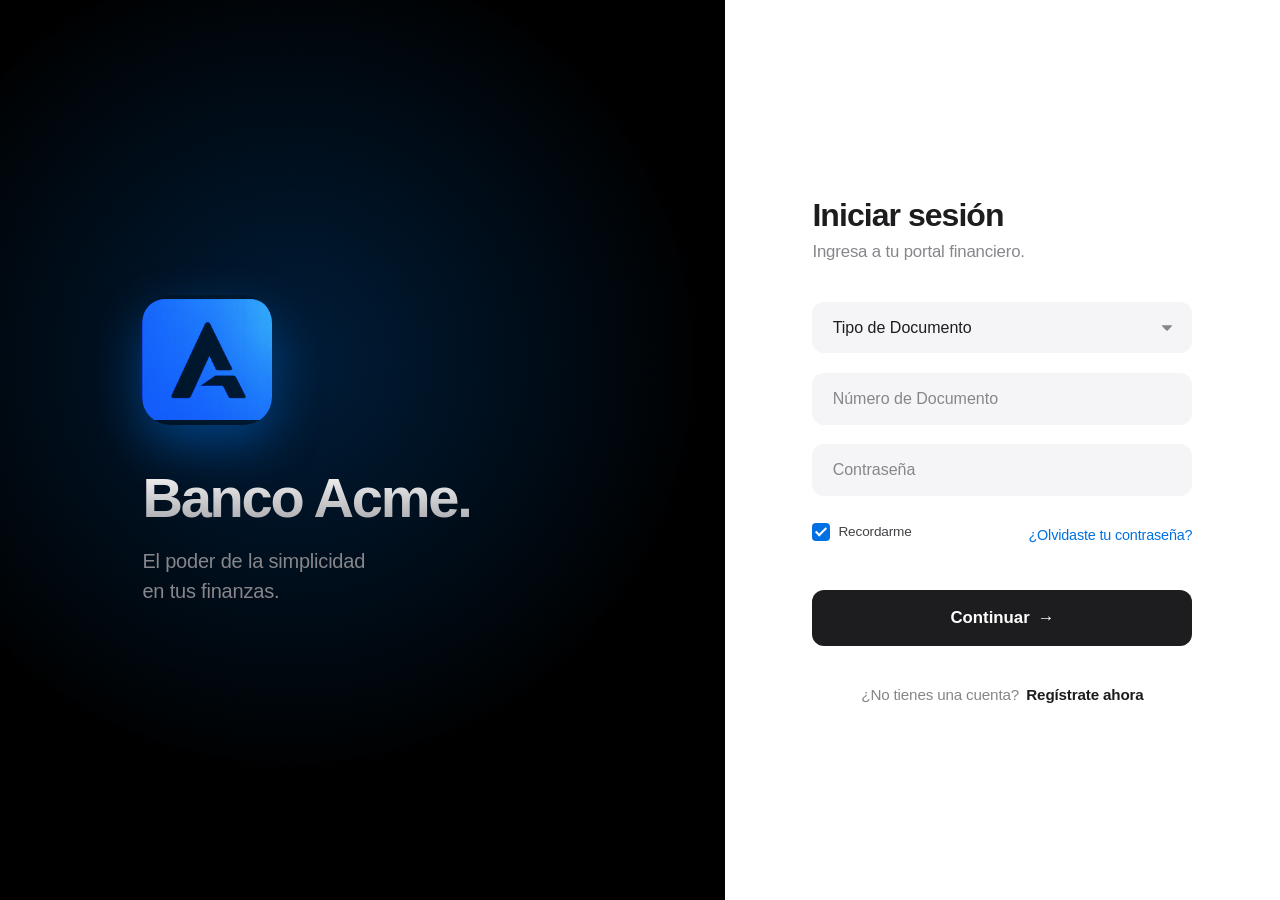
<file: index.html>
<!DOCTYPE html>
<html lang="es">

<head>
    <meta charset="UTF-8">
    <meta name="viewport" content="width=device-width, initial-scale=1.0">
    <title>Banco Acme - Iniciar Sesión</title>
    <link rel="stylesheet" href="css/styles.css">
    <link href="https://fonts.googleapis.com/css2?family=Inter:wght@300;400;500;600;700&display=swap" rel="stylesheet">
</head>

<body class="split-layout">
    <div class="split-left">
        <div class="brand">
            <img src="img/ChatGPT Image 10 abr 2026, 08_13_43 a.m..png" alt="Banco Acme Logo" class="logo-img">
            <h1>Banco Acme.</h1>
            <p>El poder de la simplicidad<br>en tus finanzas.</p>
        </div>
    </div>
    <div class="split-right">
        <div class="auth-wrapper">
            <div class="auth-header">
                <h2>Iniciar sesión</h2>
                <p class="text-muted">Ingresa a tu portal financiero.</p>
            </div>
            <form id="loginForm" class="minimal-form">
                <div class="input-modern">
                    <select id="docType" required>
                        <option value="" disabled selected>Tipo de Documento</option>
                        <option value="CC">Cédula de Ciudadanía</option>
                        <option value="CE">Cédula de Extranjería</option>
                        <option value="NIT">Identidad Tributaria</option>
                    </select>
                </div>
                <div class="input-modern">
                    <input type="text" id="docNumber" placeholder="Número de Documento" required
                        oninput="this.value = this.value.replace(/[^0-9]/g, '')">
                </div>
                <div class="input-modern">
                    <input type="password" id="password" placeholder="Contraseña" required>
                </div>
                <div class="form-options">
                    <label class="checkbox-container">
                        <input type="checkbox" checked="checked">
                        <span class="checkmark"></span>
                        Recordarme
                    </label>
                    <a href="forgot.html" class="forgot-link">¿Olvidaste tu contraseña?</a>
                </div>
                <button type="submit" class="btn-premium">Continuar <span class="arrow">→</span></button>
            </form>
            <div class="auth-footer-modern">
                <p>¿No tienes una cuenta? <a href="register.html">Regístrate ahora</a></p>
            </div>
        </div>
    </div>
    <div id="toastContainer"></div>
    <script type="module" src="js/auth.js"></script>
</body>

</html>
</file>
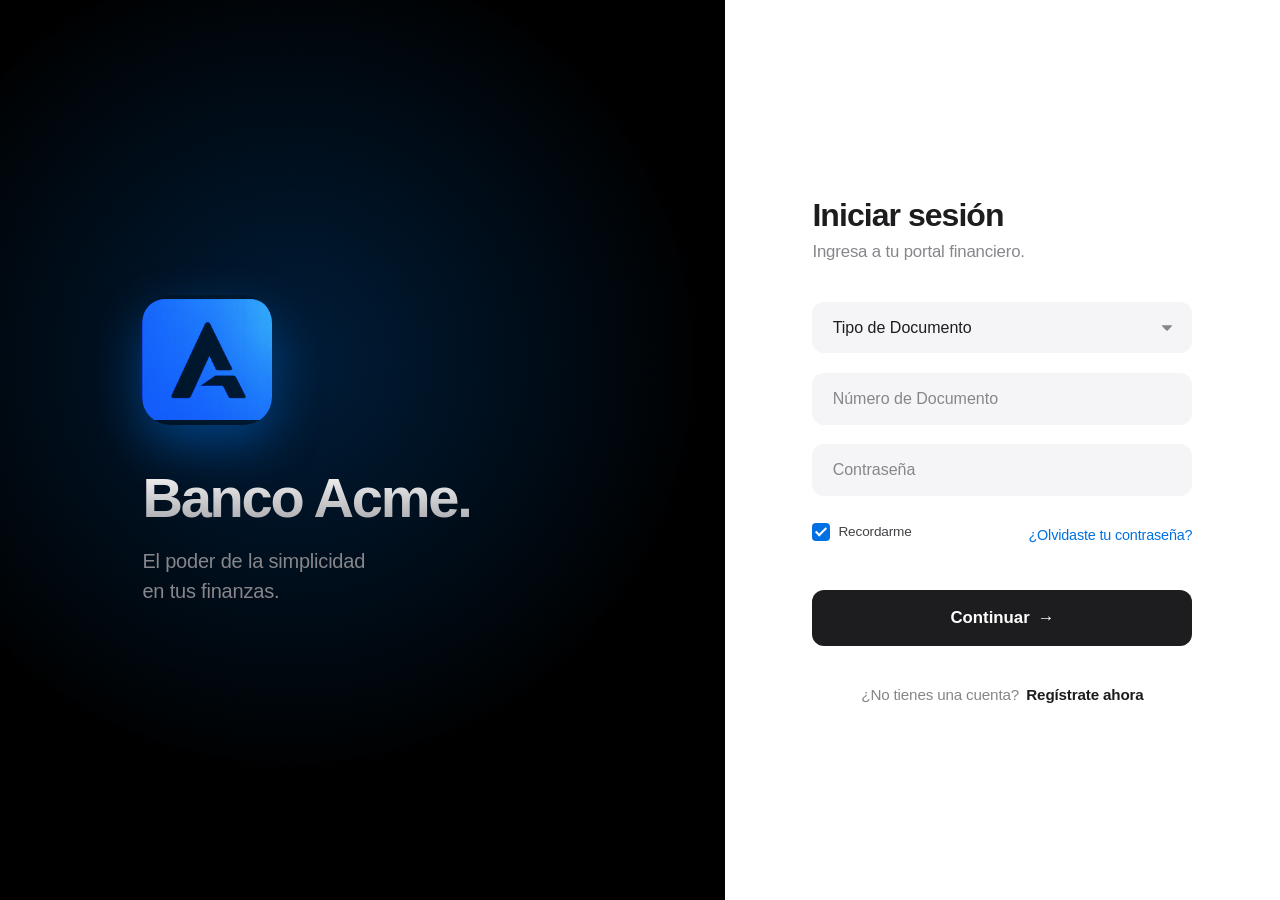
<file: dashboard.html>
<!DOCTYPE html>
<html lang="es">
<head>
    <meta charset="UTF-8">
    <meta name="viewport" content="width=device-width, initial-scale=1.0">
    <title>Banco Acme - Cuentas</title>
    <link rel="stylesheet" href="css/styles.css">
    <link href="https://fonts.googleapis.com/css2?family=Inter:wght@300;400;500;600;700&display=swap" rel="stylesheet">
</head>
<body class="app-body">
    <nav class="apple-nav">
        <div class="nav-container">
            <div class="nav-logo">
                <img src="img/ChatGPT Image 10 abr 2026, 08_13_43 a.m..png" alt="Banco Acme" class="nav-logo-img">
                <b>Banco Acme</b>.
            </div>
            <button class="mobile-menu-btn" id="mobileMenuBtn">≡</button>
            <ul class="nav-links" id="mainNav">
                <li><a href="#" data-target="resume" class="active">Resumen</a></li>
                <li><a href="#" data-target="transactions">Egresos e Ingresos</a></li>
                <li><a href="#" data-target="deposit">Abonar</a></li>
                <li><a href="#" data-target="withdraw">Retirar</a></li>
                <li><a href="#" data-target="transfer">Transferir</a></li>
                <li><a href="#" data-target="services">Servicios</a></li>
                <li><a href="#" data-target="reports">Reportes</a></li>
                <li><a href="#" data-target="savings">Metas</a></li>
                <li><a href="#" data-target="certificate">Descargas</a></li>
            </ul>
            <div class="nav-user">
                <span id="userAvatar" class="avatar-mini">AC</span>
                <span id="userNameDisplay" class="user-name">Usuario</span>
                <button id="logoutBtn" class="btn-logout">Salir</button>
            </div>
        </div>
    </nav>

    <main class="app-main">
        <div class="page-header">
            <h1 id="pageTitle" class="hero-title">Resumen Financiero</h1>
        </div>

        <div class="content-wrapper">

            <!-- ===================== RESUMEN ===================== -->
            <section id="resume" class="view-section active">
                <div class="balance-showcase">
                    <div class="balance-ring">
                        <p class="balance-label">Total Disponible</p>
                        <h2 id="currentBalance" class="balance-amount">$0.00</h2>
                    </div>
                    <div class="balance-meta">
                        <div class="meta-item">
                            <span class="meta-label">Bóveda N°</span>
                            <strong id="accountNumberDisplay" class="acc-num-label">...</strong>
                        </div>
                        <div class="meta-divider"></div>
                        <div class="meta-item">
                            <span class="meta-label">Registro</span>
                            <strong id="creationDateDisplay">...</strong>
                        </div>
                    </div>
                </div>

                <!-- Widget tasas de cambio -->
                <div class="panel mt-4" style="margin-top: 2rem;">
                    <div class="panel-header">
                        <h3>Tasas de Cambio en Vivo 🌎</h3>
                        <span id="tasasStatus" class="type-badge type-retiro">Cargando... ⏳</span>
                    </div>
                    <div id="tasasContainer" style="display: flex; gap: 1rem; flex-wrap: wrap; margin-top: 1rem;"></div>
                </div>
            </section>

            <!-- ===================== HISTORIAL ===================== -->
            <section id="transactions" class="view-section">
                <div class="panel">
                    <div class="panel-header">
                        <h3>Flujo de Egresos</h3>
                        <div style="display: flex; gap: 1rem;">
                            <button id="exportCsvBtn" class="btn-link">Exportar CSV ↓</button>
                            <button id="printTransactionsBtn" class="btn-link">Imprimir Documento</button>
                        </div>
                    </div>
                    <div class="table-container printable" id="transactionsPrintArea">
                        <table class="apple-table">
                            <thead>
                                <tr>
                                    <th>Fechado</th>
                                    <th>Ref ID</th>
                                    <th>Vía</th>
                                    <th>Motivo</th>
                                    <th class="text-right">Montos</th>
                                </tr>
                            </thead>
                            <tbody id="transactionsTableBody"></tbody>
                        </table>
                    </div>
                </div>
            </section>

            <!-- ===================== DEPOSITAR ===================== -->
            <section id="deposit" class="view-section">
                <div class="panel center-panel">
                    <h3>Depositario</h3>
                    <p class="text-muted mb-4">Ingresa en la cartera <strong class="acc-num-label"></strong> propia.</p>
                    <form id="depositForm" class="minimal-form">
                        <div class="input-modern large-input">
                            <input type="number" id="depositAmount" placeholder="0.00" min="1" required>
                            <span>$</span>
                        </div>
                        <button type="submit" class="btn-premium full-w" style="margin-top: 1rem;">Cargar Efectivo</button>
                    </form>
                </div>
            </section>

            <!-- ===================== RETIRAR ===================== -->
            <section id="withdraw" class="view-section">
                <div class="panel center-panel">
                    <h3>Punto de Retiro</h3>
                    <p class="text-muted mb-4">Descarga fondos hacia tus manos instantáneamente.</p>
                    <form id="withdrawForm" class="minimal-form">
                        <div class="input-modern large-input">
                            <input type="number" id="withdrawAmount" placeholder="0.00" min="1" required>
                            <span>$</span>
                        </div>
                        <button type="submit" class="btn-premium full-w" style="margin-top: 1rem; background-color: #ff3b30;">
                            Descontar Límite
                        </button>
                    </form>
                </div>
            </section>

            <!-- ===================== TRANSFERIR (NUEVA) ===================== -->
            <section id="transfer" class="view-section">
                <div class="panel center-panel">
                    <h3>Transferencia Bancaria</h3>
                    <p class="text-muted mb-4">Envía fondos a otra cuenta Acme de forma inmediata.</p>
                    
                    <!-- Contenedor del Widget de Clave Dinámica -->
                    <div id="dynamicTokenContainer"></div>

                    <form id="transferForm" class="minimal-form">
                        <div class="input-modern">
                            <input
                                type="text"
                                id="transferAccount"
                                placeholder="N° Cuenta destino (ACME-XXXXXXXX)"
                                required
                            >
                        </div>
                        <div class="input-modern large-input">
                            <input type="number" id="transferAmount" placeholder="0.00" min="1" required>
                            <span>$</span>
                        </div>
                        <div class="input-modern" style="margin-top: 0.5rem;">
                            <input type="text" id="transferToken" placeholder="Ingresa tu Clave Dinámica (6 dígitos)" required maxlength="6" pattern="[0-9]{6}">
                            <span class="input-hint" style="color: var(--primary-color);">Requerido por seguridad</span>
                        </div>
                        <button type="submit" class="btn-premium full-w" style="margin-top: 1rem;">
                            Enviar Transferencia →
                        </button>
                    </form>
                </div>
            </section>

            <!-- ===================== SERVICIOS ===================== -->
            <section id="services" class="view-section">
                <div class="panel center-panel">
                    <h3>Centro de Pagaduría pública</h3>
                    <p class="text-muted mb-4">Obligaciones externas respaldadas desde su balance total.</p>
                    <form id="servicesForm" class="minimal-form">
                        <div class="input-modern">
                            <select id="serviceType" required>
                                <option value="" disabled selected>Identificador a Pagar</option>
                                <option value="Luz">Empresa Local Luz</option>
                                <option value="Gas">Surtigas Municipal</option>
                                <option value="Agua">Acueducto EPS</option>
                                <option value="Telecom">Wifi y Teléfono</option>
                            </select>
                        </div>
                        <div class="input-modern">
                            <input type="text" id="serviceRef" placeholder="Cod referencial" required>
                        </div>
                        <div class="input-modern">
                            <input type="number" id="serviceAmount" placeholder="Aporte $" min="1" required>
                        </div>
                        <button type="submit" class="btn-premium full-w" style="margin-top: 1rem;">Aplicar y Descontar</button>
                    </form>
                </div>
            </section>
            
            <!-- ===================== REPORTES (NUEVA) ===================== -->
            <section id="reports" class="view-section">
                <div class="panel">
                    <div class="panel-header">
                        <h3>Reporte de Egresos Mensuales</h3>
                        <p class="text-muted">Resumen consolidado de tus salidas de dinero por mes.</p>
                    </div>
                    <div class="table-container">
                        <table class="apple-table">
                            <thead>
                                <tr>
                                    <th>Mes / Año</th>
                                    <th class="text-right">Retiros</th>
                                    <th class="text-right">Luz</th>
                                    <th class="text-right">Agua</th>
                                    <th class="text-right">Gas</th>
                                    <th class="text-right">Telecom</th>
                                    <th class="text-right">Transf.</th>
                                    <th class="text-right" style="font-weight: 700;">Total Mes</th>
                                </tr>
                            </thead>
                            <tbody id="reportsTableBody">
                                <!-- Se llena dinámicamente -->
                            </tbody>
                        </table>
                    </div>
                </div>
            </section>

            <!-- ===================== METAS DE AHORRO (NUEVA) ===================== -->
            <section id="savings" class="view-section">
                <div class="panel center-panel">
                    <h3>Metas de Ahorro</h3>
                    <p class="text-muted mb-4">Define objetivos financieros y sigue tu progreso.</p>

                    <!-- Formulario para crear meta -->
                    <form id="goalForm" class="minimal-form" style="margin-bottom: 2rem;">
                        <div class="input-modern">
                            <input
                                type="text"
                                id="goalName"
                                placeholder="Nombre de la meta (ej: Vacaciones)"
                                required
                            >
                        </div>
                        <div class="input-modern large-input">
                            <input type="number" id="goalTarget" placeholder="0.00" min="1" required>
                            <span>$</span>
                        </div>
                        <button type="submit" class="btn-premium full-w" style="margin-top: 1rem;">
                            + Agregar Meta
                        </button>
                    </form>

                    <!-- Aquí se renderizan las metas existentes -->
                    <div id="goalsContainer"></div>
                </div>
            </section>

            <!-- ===================== CERTIFICADO ===================== -->
            <section id="certificate" class="view-section">
                <div class="panel">
                    <div class="panel-header">
                        <h3>Pliego Garantista</h3>
                        <button id="printCertBtn" class="btn-link">Obtener Anexo</button>
                    </div>
                    <div class="apple-cert printable" id="certificatePrintArea">
                        <div class="cert-brand">Acme Bank Corporative.</div>
                        <div class="cert-nit">Identidad NIT 100.999.001-A</div>
                        <div class="cert-title">CERTIFICA INEQUIVOCAMENTE:</div>
                        <div class="cert-content">
                            Que el/la ciudadana <strong><span id="certName"></span></strong>, provista legalmente de un(a)
                            <span id="certDocType"></span> Nro. <strong><span id="certDocNumber"></span></strong>,
                            mantiene fondos reales albergados en nuestro poderío mercantil.
                        </div>
                        <div class="cert-grid">
                            <div class="cg-item"><label>Categoría</label><span>Ahorros Plenos</span></div>
                            <div class="cg-item"><label>Clave Lógica</label><strong id="certAccount"></strong></div>
                            <div class="cg-item"><label>Cierre Oficial A Creado</label><span id="certDate"></span></div>
                        </div>
                        <div class="cert-footer-text">
                            Expedido por motor automático Acme. Fecha del sistema online: <span id="certToday"></span>.
                        </div>
                    </div>
                </div>
            </section>

        </div><!-- /content-wrapper -->
    </main>

    <!-- ===================== MODAL VOUCHER ===================== -->
    <div id="printModal" class="apple-modal">
        <div class="modal-card">
            <button class="close-modal" id="closePrintModal">&times;</button>
            <div id="printVoucherArea" class="printable voucher-area">
                <div class="voucher-logo">BA</div>
                <h3 style="font-weight:500; font-size:1.1rem; margin-bottom:1.5rem; letter-spacing:-0.02em;">
                    Acuse de Operación Bancaria
                </h3>
                <div id="voucherDetails" class="voucher-details"></div>
            </div>
            <div class="modal-actions hide-on-print">
                <button id="printVoucherBtn" class="btn-premium full-w" style="border-radius:980px;">
                    Expedir Archivo Físico
                </button>
            </div>
        </div>
    </div>

    <div id="toastContainer"></div>

    <script type="module" src="js/dashboard.js"></script>
    <script>
        document.addEventListener('DOMContentLoaded', () => {
            const mBt = document.getElementById('mobileMenuBtn');
            const nLx = document.getElementById('mainNav');
            if (mBt && nLx) {
                mBt.addEventListener('click', () => nLx.classList.toggle('active'));
                nLx.querySelectorAll('a').forEach(link => {
                    link.addEventListener('click', () => nLx.classList.remove('active'));
                });
            }
        });
    </script>
</body>
</html>
</file>
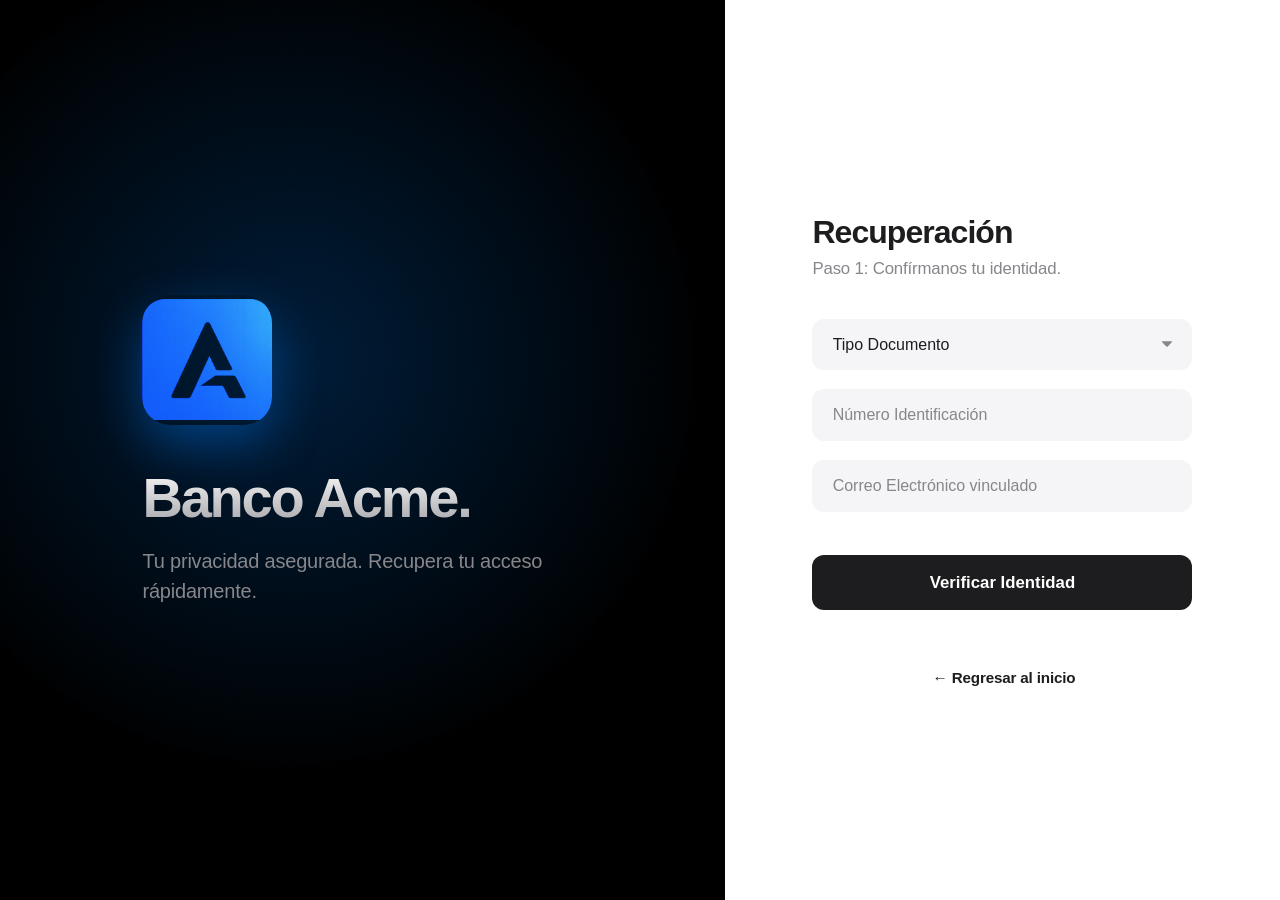
<file: forgot.html>
<!DOCTYPE html>
<html lang="es">
<head>
    <meta charset="UTF-8">
    <meta name="viewport" content="width=device-width, initial-scale=1.0">
    <title>Banco Acme - Recuperar Acceso</title>
    <link rel="stylesheet" href="css/styles.css">
    <link href="https://fonts.googleapis.com/css2?family=Inter:wght@300;400;500;600;700&display=swap" rel="stylesheet">
</head>
<body class="split-layout">
    <div class="split-left">
        <div class="brand">
            <img src="img/ChatGPT Image 10 abr 2026, 08_13_43 a.m..png" alt="Banco Acme Logo" class="logo-img">
            <h1>Banco Acme.</h1>
            <p>Tu privacidad asegurada. Recupera tu acceso rápidamente.</p>
        </div>
    </div>
    <div class="split-right">
        <div class="auth-wrapper">
            <div class="auth-header">
                <h2>Recuperación</h2>
                <p class="text-muted">Paso 1: Confírmanos tu identidad.</p>
            </div>
            
            <form id="recoverForm" class="minimal-form">
                <div class="input-modern">
                    <select id="docType" required>
                        <option value="" disabled selected>Tipo Documento</option>
                        <option value="CC">Cédula</option>
                        <option value="CE">Extranjería</option>
                        <option value="NIT">NIT</option>
                        <option value="TI">Tarjeta</option>
                    </select>
                </div>
                <div class="input-modern">
                    <input type="text" id="docNumber" placeholder="Número Identificación" required>
                </div>
                <div class="input-modern">
                    <input type="email" id="email" placeholder="Correo Electrónico vinculado" required>
                </div>
                <button type="submit" class="btn-premium full-w" style="margin-top: 1.5rem;">Verificar Identidad</button>
                <div class="auth-footer-modern">
                    <a href="index.html">← Regresar al inicio</a>
                </div>
            </form>

            <form id="newPasswordForm" class="minimal-form hidden">
                <div style="background: rgba(52, 199, 89, 0.1); border-radius: 12px; padding: 1rem; margin-bottom: 1.5rem; text-align: center;">
                    <p style="color: #248a3d; font-weight: 600; font-size: 0.95rem;">✓ Verificación exitosa</p>
                    <p style="font-size: 0.85rem; color: #424245; margin-top: 0.2rem;">Crea tu nueva contraseña de acceso.</p>
                </div>
                <div class="input-modern">
                    <input type="password" id="newPassword" placeholder="Nueva Contraseña" required>
                </div>
                <div class="input-modern">
                    <input type="password" id="confirmPassword" placeholder="Confirmar Contraseña" required>
                </div>
                <button type="submit" class="btn-premium full-w" style="margin-top: 1.5rem;">Guardar y Entrar</button>
            </form>
        </div>
    </div>
    <div id="toastContainer"></div>
    <script type="module" src="js/forgot.js"></script>
</body>
</html>
</file>
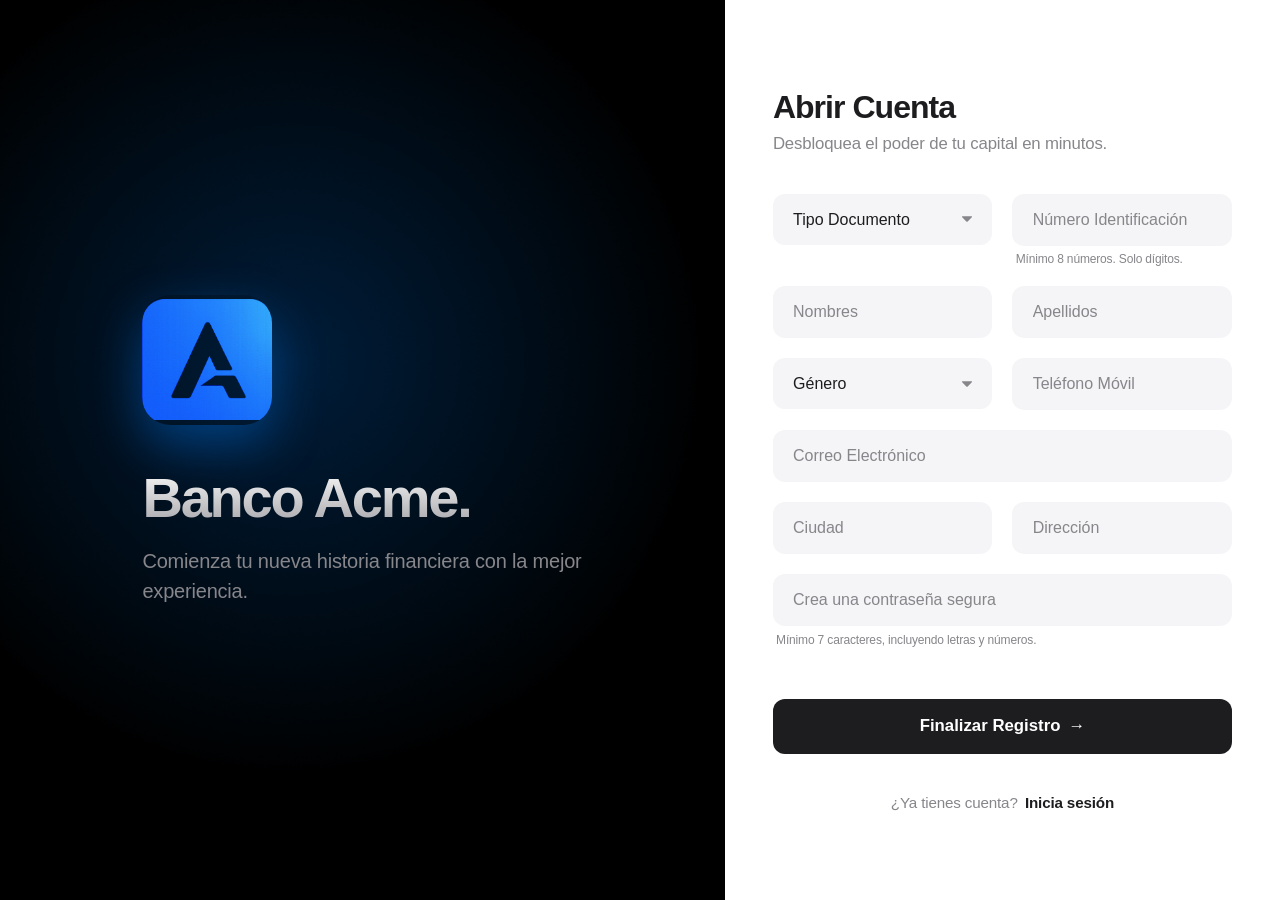
<file: register.html>
<!DOCTYPE html>
<html lang="es">
<head>
    <meta charset="UTF-8">
    <meta name="viewport" content="width=device-width, initial-scale=1.0">
    <title>Banco Acme - Registro</title>
    <link rel="stylesheet" href="css/styles.css">
    <link href="https://fonts.googleapis.com/css2?family=Inter:wght@300;400;500;600;700&display=swap" rel="stylesheet">
</head>
<body class="split-layout">
    <div class="split-left">
        <div class="brand">
            <img src="img/ChatGPT Image 10 abr 2026, 08_13_43 a.m..png" alt="Banco Acme Logo" class="logo-img">
            <h1>Banco Acme.</h1>
            <p>Comienza tu nueva historia financiera con la mejor experiencia.</p>
        </div>
    </div>
    <div class="split-right register-right">
        <div class="auth-wrapper large-wrapper" id="registerFormContainer" style="max-width: 500px;">
            <div class="auth-header">
                <h2>Abrir Cuenta</h2>
                <p class="text-muted">Desbloquea el poder de tu capital en minutos.</p>
            </div>
            <form id="registerForm" class="form-grid">
                <div class="input-modern">
                    <select id="docType" required>
                        <option value="" disabled selected>Tipo Documento</option>
                        <option value="CC">Cédula de Ciudadanía</option>
                        <option value="CE">Cédula de Extranjería</option>
                        <option value="TI">Tarjeta de Identidad</option>
                    </select>
                </div>
                <div class="input-modern">
                    <input type="text" id="docNumber" placeholder="Número Identificación" required minlength="8" pattern="\d*" inputmode="numeric">
                    <small class="input-hint">Mínimo 8 números. Solo dígitos.</small>
                </div>
                <div class="input-modern">
                    <input type="text" id="names" placeholder="Nombres" required oninput="this.value = this.value.replace(/[^a-zA-ZáéíóúÁÉÍÓÚñÑ\s]/g, '')">
                </div>
                <div class="input-modern">
                    <input type="text" id="surnames" placeholder="Apellidos" required oninput="this.value = this.value.replace(/[^a-zA-ZáéíóúÁÉÍÓÚñÑ\s]/g, '')">
                </div>
                <div class="input-modern">
                    <select id="gender" required>
                        <option value="" disabled selected>Género</option>
                        <option value="M">Masculino</option>
                        <option value="F">Femenino</option>
                        <option value="O">Otro</option>
                    </select>
                </div>
                <div class="input-modern">
                    <input type="tel" id="phone" placeholder="Teléfono Móvil" required oninput="this.value = this.value.replace(/[^0-9]/g, '')">
                </div>
                <div class="input-modern full-width">
                    <input type="email" id="email" placeholder="Correo Electrónico" required>
                </div>
                <div class="input-modern">
                    <input type="text" id="city" placeholder="Ciudad" required oninput="this.value = this.value.replace(/[^a-zA-ZáéíóúÁÉÍÓÚñÑ\s]/g, '')">
                </div>
                <div class="input-modern">
                    <input type="text" id="address" placeholder="Dirección" required pattern=".*[a-zA-ZáéíóúÁÉÍÓÚñÑ].*" title="La dirección debe contener al menos una letra">
                </div>
                <div class="input-modern full-width">
                    <input type="password" id="password" placeholder="Crea una contraseña segura" required minlength="7">
                    <small class="input-hint">Mínimo 7 caracteres, incluyendo letras y números.</small>
                </div>
                
                <div class="form-actions full-width" style="margin-top: 1rem;">
                    <button type="submit" class="btn-premium w-100">Finalizar Registro <span class="arrow">→</span></button>
                    <div class="auth-footer-modern mt-4">
                        <p>¿Ya tienes cuenta? <a href="index.html">Inicia sesión</a></p>
                    </div>
                </div>
            </form>
        </div>

        <div id="registerSuccess" class="auth-wrapper hidden text-center" style="max-width: 400px; margin: auto;">
            <div class="logo-icon mx-auto mb-4" style="background: linear-gradient(135deg, #34c759, #30b151); box-shadow: 0 10px 30px rgba(52,199,89,0.3); display: flex; justify-content: center; align-items: center; color: white; font-size: 1.5rem; font-weight: bold;">✓</div>
            <h2 style="font-weight: 700; margin-bottom: 0.5rem; font-size: 1.8rem;">¡Tu cuenta está lista!</h2>
            <p class="text-muted mb-4">Todo salió perfecto. Aquí tienes los detalles.</p>
            <div style="background: #f5f5f7; border-radius: 16px; padding: 1.5rem; margin-bottom: 2rem;">
                <p style="font-size: 0.9rem; color: #86868b; text-transform: uppercase; font-weight: 600; margin-bottom: 0.5rem;">N° de Cuenta</p>
                <p><strong style="font-size: 1.5rem; color: #1d1d1f;" id="summaryAccount"></strong></p>
                <div style="height: 1px; background: #e8e8ed; margin: 1rem 0;"></div>
                <p style="font-size: 0.85rem; color: #86868b;">Fecha oficial: <span id="summaryDate" style="color: #1d1d1f; font-weight: 500;"></span></p>
            </div>
            <a href="index.html" class="btn-premium full-w" style="text-decoration: none;">Comenzar a usarla</a>
        </div>
    </div>
    <div id="toastContainer"></div>
    <script type="module" src="js/register.js"></script>
</body>
</html>
</file>
<file: css/styles.css>
:root {
    --bg-color: #f5f5f7;
    --card-bg: #ffffff;
    --text-color: #1d1d1f;
    --text-muted: #86868b;
    --primary-color: #0071e3; /* Azul Apple */
    --primary-hover: #0077ed;
    --secondary-color: #e8e8ed;
    --secondary-hover: #d2d2d7;
    --success-color: #34c759;
    --danger-color: #ff3b30;
    --border-color: #d2d2d7;
    --font-family: -apple-system, BlinkMacSystemFont, "SF Pro Text", "Segoe UI", Roboto, Helvetica, Arial, sans-serif;
    --border-radius: 18px; /* Bordes suaves estilo Apple */
    --input-radius: 12px;
    --shadow-subtle: 0 4px 24px rgba(0, 0, 0, 0.04);
}

* {
    margin: 0;
    padding: 0;
    box-sizing: border-box;
    font-family: var(--font-family);
}

body {
    background-color: var(--bg-color);
    color: var(--text-color);
    min-height: 100vh;
    font-weight: 400;
    -webkit-font-smoothing: antialiased; /* Suavizar fuentes */
    letter-spacing: -0.01em;
}

a {
    color: var(--primary-color);
    text-decoration: none;
    transition: opacity 0.2s ease;
}

a:hover {
    opacity: 0.8;
}

/* Clases genéricas (Mantenidas por compatibilidad html) */
.glass-panel {
    background: var(--card-bg);
    border: none;
    border-radius: var(--border-radius);
    box-shadow: var(--shadow-subtle);
}

.glass-panel.dark {
    background: #1d1d1f; /* Tarjeta principal oscura estilo Apple Pay */
    color: #f5f5f7;
}

/* Páginas de Login, Registro y Recuperación */
.auth-container, .register-container {
    display: flex;
    justify-content: center;
    align-items: center;
    min-height: 100vh;
    padding: 2rem;
}

.auth-card {
    width: 100%;
    max-width: 420px;
    padding: 3rem;
    background: #fff;
    border-radius: 20px;
    box-shadow: 0 10px 40px rgba(0, 0, 0, 0.06);
    animation: fadeIn 0.4s ease-out;
}

.register-container .auth-card {
    max-width: 550px;
}

@keyframes fadeIn {
    from { opacity: 0; transform: translateY(15px) scale(0.98); }
    to { opacity: 1; transform: translateY(0) scale(1); }
}

.logo {
    text-align: center;
    margin-bottom: 2.5rem;
}

.logo h2 {
    color: var(--text-color);
    font-size: 1.8rem;
    font-weight: 700;
    letter-spacing: -0.03em;
}

h1 {
    font-size: 1.6rem;
    font-weight: 600;
    margin-bottom: 1.8rem;
    text-align: center;
    letter-spacing: -0.02em;
}

h2, h3 { 
    margin-bottom: 1rem; 
    font-weight: 600;
}

.subtitle {
    text-align: center;
    color: var(--text-muted);
    margin-bottom: 1.5rem;
    font-size: 0.95rem;
}

/* Inputs y Formulario */
.form-group {
    margin-bottom: 1.25rem;
}

.form-grid {
    display: grid;
    grid-template-columns: 1fr 1fr;
    gap: 1.25rem;
}

.full-width {
    grid-column: 1 / -1;
}

@media (max-width: 600px) {
    .form-grid { grid-template-columns: 1fr; }
}

label {
    display: block;
    font-size: 0.85rem;
    font-weight: 500;
    margin-bottom: 0.4rem;
    color: #424245;
}

input, select {
    width: 100%;
    padding: 0.85rem 1rem;
    border: 1px solid var(--border-color);
    border-radius: var(--input-radius);
    font-size: 1rem;
    transition: all 0.2s ease;
    background: #ffffff;
    color: var(--text-color);
}

input:focus, select:focus {
    outline: none;
    border-color: var(--primary-color);
    box-shadow: 0 0 0 4px rgba(0, 113, 227, 0.15); /* Halillo sutil azulito */
}

/* Botones al estilo Apple */
.btn {
    display: inline-block;
    padding: 0.85rem 1.5rem;
    font-size: 1rem;
    font-weight: 500;
    text-align: center;
    border: none;
    border-radius: 980px; /* Bordes totalmente redondeados estilo píldora */
    cursor: pointer;
    transition: all 0.2s ease;
}

.btn-primary {
    background-color: var(--primary-color);
    color: white;
}

.btn-primary:hover {
    background-color: var(--primary-hover);
}

.btn-secondary {
    background-color: var(--secondary-color);
    color: var(--text-color);
}

.btn-secondary:hover {
    background-color: var(--secondary-hover);
}

.btn-outline {
    background: transparent;
    border: 1px solid var(--primary-color);
    color: var(--primary-color);
}
.btn-outline:hover {
    background: rgba(0, 113, 227, 0.05); /* Efecto de toque sin fondo azul sólido */
}

.btn-outline.text-danger {
    border-color: var(--danger-color);
    color: var(--danger-color);
}
.btn-outline.text-danger:hover {
    background: rgba(255, 59, 48, 0.05);
    color: var(--danger-color);
}

.btn-block { width: 100%; }

.form-actions {
    margin-top: 2rem;
}

.space-between {
    display: flex;
    justify-content: space-between;
    align-items: center;
}

.auth-links {
    margin-top: 1.5rem;
    display: flex;
    justify-content: space-between;
    font-size: 0.9rem;
}

.hidden { display: none !important; }

/* Dashboard - Layout minimalista */
.dashboard-body {
    display: flex;
    height: 100vh;
    overflow: hidden;
    background-color: #ffffff; /* Dashboard completamente blanco por defecto o gris suave */
}

.sidebar {
    width: 260px;
    height: 100%;
    padding: 2rem 1rem;
    background: #f5f5f7; /* Gris sutil MacOS sidebar */
    display: flex;
    flex-direction: column;
    border-right: 1px solid var(--border-color);
    border-radius: 0;
    z-index: 10;
}

.sidebar .logo h2 {
    font-size: 1.4rem;
}

.nav-links {
    list-style: none;
    margin-top: 2rem;
    flex: 1;
}

.nav-links li { margin-bottom: 0.2rem; }

.nav-links a {
    display: block;
    padding: 0.6rem 1rem;
    border-radius: 8px;
    color: #424245;
    font-weight: 500;
    font-size: 0.95rem;
}

.nav-links a:hover {
    background-color: rgba(0, 0, 0, 0.04);
}

.nav-links a.active {
    background-color: var(--secondary-color);
    color: var(--text-color);
    font-weight: 600;
}

.sidebar-footer {
    margin-top: auto;
    padding-top: 1rem;
}

.main-content {
    flex: 1;
    display: flex;
    flex-direction: column;
    overflow: hidden;
    background: #ffffff;
}

.topbar {
    height: 70px;
    display: flex;
    justify-content: space-between;
    align-items: center;
    padding: 0 3rem;
    background: rgba(255, 255, 255, 0.85);
    backdrop-filter: blur(20px);
    -webkit-backdrop-filter: blur(20px);
    border-bottom: 1px solid var(--border-color);
    box-shadow: none;
    border-radius: 0;
    z-index: 5;
}

.topbar h1 {
    font-size: 1.3rem;
    margin-bottom: 0;
    color: var(--text-color);
}

.user-info {
    display: flex;
    align-items: center;
    gap: 1rem;
    font-weight: 500;
    font-size: 0.9rem;
}

.avatar {
    width: 36px;
    height: 36px;
    border-radius: 50%;
    background: linear-gradient(135deg, #a2a2a7, #86868b);
    color: white;
    display: flex;
    justify-content: center;
    align-items: center;
    font-weight: 500;
}

.content-area {
    flex: 1;
    padding: 3rem;
    overflow-y: auto;
    background: #f5f5f7; /* Contenido interior gris sutil para que destaquen las áreas blancas */
}

/* Sections */
.view-section {
    display: none;
    animation: fadeIn 0.3s ease-out;
}
.view-section.active { display: block; }

/* Dashboard Cards (Tarjetas Apple) */
.cards-grid {
    display: grid;
    grid-template-columns: repeat(auto-fill, minmax(360px, 1fr));
    gap: 1.5rem;
}

.premium-card {
    padding: 2.5rem;
    border-radius: 24px;
}

.glass-panel.dark {
    background: transparent;
    background-image: radial-gradient(100% 100% at 0% 0%, #303032 0%, #1d1d1f 100%);
    box-shadow: 0 15px 35px rgba(0,0,0,0.15);
}

.premium-card h3 {
    font-weight: 500;
    color: #a1a1a6; /* Gris texto Apple oscuro */
    font-size: 1rem;
    letter-spacing: 0;
}

.balance {
    font-size: 3rem;
    font-weight: 600;
    margin: 1rem 0;
    letter-spacing: -0.04em;
    color: #fff;
}

.account-details {
    display: flex;
    justify-content: space-between;
    margin-top: 2.5rem;
    font-size: 0.85rem;
}

.account-details .label {
    display: block;
    color: #a1a1a6;
    margin-bottom: 0.3rem;
    text-transform: uppercase;
    font-size: 0.75rem;
    letter-spacing: 0.05em;
    font-weight: 600;
}

.account-details .value { font-weight: 500; }

/* Utilities Re-stylized */
.p-4 { padding: 2rem; background: #fff; border-radius: 20px; box-shadow: var(--shadow-subtle); }
.user-summary-box { background: #f5f5f7; border: none; padding: 1.25rem; border-radius: 12px; }

/* Tables */
.table-responsive { overflow-x: auto; }

.table {
    width: 100%;
    border-collapse: collapse;
}

.table th, .table td {
    padding: 1.2rem 1rem;
    text-align: left;
    border-bottom: 1px solid var(--border-color);
    font-size: 0.95rem;
}

.table th {
    font-weight: 600;
    color: var(--text-muted);
    border-bottom: 2px solid var(--border-color);
}

.type-badge {
    padding: 0.4rem 0.8rem;
    border-radius: 980px;
    font-size: 0.75rem;
    font-weight: 600;
    letter-spacing: 0.02em;
}

.type-consignacion { background: rgba(52, 199, 89, 0.1); color: #248a3d; }
.type-retiro { background: rgba(255, 59, 48, 0.1); color: #c42b22; }

.val-positive { color: #34c759; font-weight: 500; }
.val-negative { color: var(--text-color); font-weight: 500; }

/* Certificados y Textos */
.certificate-box {
    border: none;
    border-radius: 20px;
    box-shadow: 0 4px 30px rgba(0,0,0,0.06);
    padding: 4rem;
    background: white;
}

.cert-header { text-align: center; border-bottom: 1px solid var(--border-color); padding-bottom: 1.5rem; }
.cert-logo { color: var(--text-color); font-size: 2rem; font-weight: 700; letter-spacing: -0.03em; }
.cert-body p { margin-bottom: 0.8rem; line-height: 1.6; color: #424245; }
.cert-body h3 { font-weight: 600; font-size: 1.2rem; margin-bottom: 2rem; }

/* Toast Notifications - Más limpios */
#toastContainer {
    position: fixed;
    top: 20px;
    left: 50%;
    transform: translateX(-50%);
    z-index: 9999;
    display: flex;
    flex-direction: column;
    gap: 10px;
}

.toast {
    background: rgba(29, 29, 31, 0.85);
    backdrop-filter: blur(20px);
    -webkit-backdrop-filter: blur(20px);
    color: #f5f5f7;
    padding: 0.8rem 1.5rem;
    border-radius: 980px;
    box-shadow: 0 10px 30px rgba(0,0,0,0.15);
    border-left: none; /* Quitamos borde de color */
    animation: slideDown 0.4s cubic-bezier(0.16, 1, 0.3, 1) forwards;
    min-width: max-content;
    font-size: 0.9rem;
    font-weight: 500;
    text-align: center;
}

.toast.error { background: rgba(255, 59, 48, 0.9); }
.toast.success { background: rgba(52, 199, 89, 0.9); }

@keyframes slideDown {
    from { transform: translateY(-100%); opacity: 0; }
    to { transform: translateY(0); opacity: 1; }
}

@keyframes slideOut {
    from { transform: translateY(0); opacity: 1; }
    to { transform: translateY(-100%); opacity: 0; }
}

/* Modal UI Apple */
.modal {
    display: none;
    position: fixed;
    z-index: 1000;
    left: 0;
    top: 0;
    width: 100%;
    height: 100%;
    background-color: rgba(0,0,0,0.4);
    backdrop-filter: blur(5px);
    -webkit-backdrop-filter: blur(5px);
    align-items: center;
    justify-content: center;
    animation: fadeIn 0.3s ease;
}

.modal.active { display: flex; }

.modal-content {
    background: #f5f5f7;
    padding: 0;
    border-radius: 20px;
    width: 90%;
    max-width: 400px;
    position: relative;
    box-shadow: 0 20px 60px rgba(0,0,0,0.2);
    overflow: hidden;
}

.close-modal {
    position: absolute;
    top: 1rem;
    right: 1.5rem;
    font-size: 2rem;
    font-weight: 300;
    cursor: pointer;
    color: #86868b;
    line-height: 1;
    z-index: 100;
}

#printVoucherArea {
    background: #fff;
    margin: 1rem;
    border-radius: 14px;
    padding: 2rem !important;
}

/* Modificadores extra nativos Apple */
.text-center { text-align: center; }
.text-primary { color: var(--primary-color) !important; }
.flex-between { display: flex; justify-content: space-between; align-items: center; }
.max-w-md { max-width: 28rem; }
.max-w-lg { max-width: 42rem; }
.mx-auto { margin-left: auto; margin-right: auto; }
.w-100 { width: 100%; }

/* Resoluciones de responsividad */
@media print {
    body * { visibility: hidden; }
    .printable, .printable * { visibility: visible; }
    .printable { position: absolute; left: 0; top: 0; width: 100%; box-shadow: none !important; border: none !important; }
    .hide-on-print { display: none !important; }
    .sidebar { display: none; }
    .topbar { display: none; }
    .dashboard-body { display: block; overflow: visible; height: auto; background: white; }
    .content-area { padding: 0; background: white; }
    .glass-panel { border-radius: 0; background: white; }
}

@media (max-width: 768px) {
    .dashboard-body { flex-direction: column; overflow: visible; height: auto; min-height: 100vh; }
    
    .sidebar { width: 100%; height: auto; padding: 1.5rem 1rem; border-right: none; border-bottom: 1px solid var(--border-color); align-items: center; }
    .nav-links { display: flex; flex-wrap: wrap; justify-content: center; margin-top: 1.5rem; gap: 0.5rem; width: 100%; }
    .nav-links li { margin-bottom: 0; flex: 1 1 45%; min-width: 120px; }
    .nav-links a { text-align: center; padding: 0.8rem; background: #fff; border: 1px solid var(--border-color); }
    .nav-links a.active { background: var(--text-color); color: #fff; border-color: var(--text-color); }
    .sidebar-footer { margin-top: 1.5rem; width: 100%; max-width: 300px; }
    
    .main-content { overflow: visible; flex: 1; }
    .topbar { flex-direction: column; height: auto; padding: 1.5rem; gap: 1rem; text-align: center; border-radius: 0; justify-content: center;}
    .user-info { justify-content: center; width: 100%; }
    
    .content-area { padding: 1rem; }
    .cards-grid { grid-template-columns: 1fr; }
    .account-details { flex-direction: column; gap: 1rem; align-items: flex-start; }
    .flex-between { flex-direction: column; gap: 1.5rem; align-items: center; text-align: center; }
    .certificate-box { padding: 1.5rem; }
    .balance { font-size: 2.2rem; }
}

/* =========================================
   DISEÑO PREMIUM MINIMALISTA Y SPLIT LAYOUT 
   ========================================= */

.split-layout {
    display: flex;
    min-height: 100vh;
    background-color: #ffffff;
    margin: 0;
}

.split-left {
    flex: 1.3;
    background: #000000;
    color: white;
    display: flex;
    flex-direction: column;
    justify-content: center;
    align-items: center;
    padding: 4rem;
    position: relative;
    overflow: hidden;
}

.split-left::before {
    content: '';
    position: absolute;
    width: 900px;
    height: 900px;
    background: radial-gradient(circle, rgba(0, 113, 227, 0.25) 0%, rgba(0,0,0,0) 65%);
    border-radius: 50%;
    top: 40%;
    left: 40%;
    transform: translate(-50%, -50%);
    animation: pulse 12s infinite alternate ease-in-out;
}

.split-left::after {
    content: '';
    position: absolute;
    width: 100%;
    height: 100%;
    background: url('data:image/svg+xml;utf8,<svg viewBox="0 0 200 200" xmlns="http://www.w3.org/2000/svg"><filter id="noise"><feTurbulence type="fractalNoise" baseFrequency="0.8" numOctaves="3" stitchTiles="stitch"/></filter><rect width="100%" height="100%" filter="url(%23noise)"/></svg>');
    opacity: 0.05;
    mix-blend-mode: overlay;
    pointer-events: none;
}

@keyframes pulse {
    0% { transform: translate(-50%, -50%) scale(1); opacity: 0.5; }
    100% { transform: translate(-50%, -50%) scale(1.1); opacity: 1; filter: hue-rotate(20deg); }
}

.split-left .brand {
    position: relative;
    z-index: 1;
    text-align: left;
    max-width: 440px;
    width: 100%;
}

/* El div logo-icon se mantiene por retrocompatibilidad */
.logo-icon {
    width: 60px;
    height: 60px;
    background: linear-gradient(135deg, #0071e3, #46a2f8);
    border-radius: 14px;
    margin-bottom: 2rem;
    box-shadow: 0 10px 30px rgba(0,113,227,0.3);
}

/* Logo real del Banco (imagen) en el panel izquierdo */
.logo-img {
    width: 130px;
    height: 130px;
    object-fit: contain;
    border-radius: 28px;
    margin-bottom: 2.5rem;
    box-shadow: 0 20px 50px rgba(0, 113, 227, 0.45);
    display: block;
}

/* Logo en la barra de navegación del dashboard */
.nav-logo-img {
    width: 28px;
    height: 28px;
    object-fit: contain;
    border-radius: 7px;
    vertical-align: middle;
    margin-right: 6px;
}

.split-left .brand h1 {
    font-size: 3.5rem;
    font-weight: 700;
    letter-spacing: -0.04em;
    margin-bottom: 1rem;
    background: linear-gradient(180deg, #fff 0%, #a1a1a6 100%);
    -webkit-background-clip: text;
    -webkit-text-fill-color: transparent;
    text-align: left;
}

.split-left .brand p {
    font-size: 1.25rem;
    color: #86868b;
    font-weight: 400;
    letter-spacing: -0.01em;
    line-height: 1.5;
}

.split-right {
    flex: 1;
    display: flex;
    justify-content: center;
    align-items: center;
    background-color: #ffffff;
    padding: 3rem;
}

.auth-wrapper {
    width: 100%;
    max-width: 380px;
    animation: fadeInRight 0.8s cubic-bezier(0.16, 1, 0.3, 1);
}

@keyframes fadeInRight {
    from { opacity: 0; transform: translateX(40px); }
    to { opacity: 1; transform: translateX(0); }
}

.auth-header {
    margin-bottom: 2.5rem;
}

.auth-header h2 {
    font-size: 2rem;
    font-weight: 700;
    color: #1d1d1f;
    margin-bottom: 0.5rem;
    letter-spacing: -0.03em;
}

.auth-header .text-muted {
    font-size: 1.05rem;
    color: #86868b;
}

.minimal-form {
    display: flex;
    flex-direction: column;
    gap: 1.2rem;
}

.input-modern {
    position: relative;
    width: 100%;
}

.input-modern input, .input-modern select {
    width: 100%;
    padding: 1rem 1.2rem;
    background: #f5f5f7;
    border: 1px solid transparent;
    border-radius: 12px;
    font-size: 1rem;
    color: #1d1d1f;
    transition: all 0.3s cubic-bezier(0.16, 1, 0.3, 1);
}

.input-modern input:focus, .input-modern select:focus {
    background: #ffffff;
    border-color: #0071e3;
    box-shadow: 0 0 0 4px rgba(0, 113, 227, 0.15);
    outline: none;
}

.input-modern input::placeholder {
    color: #86868b;
}

.input-modern select {
    cursor: pointer;
    appearance: none;
    background-image: url("data:image/svg+xml;charset=US-ASCII,%3Csvg%20xmlns%3D%22http%3A%2F%2Fwww.w3.org%2F2000%2Fsvg%22%20width%3D%22292.4%22%20height%3D%22292.4%22%3E%3Cpath%20fill%3D%22%2386868B%22%20d%3D%22M287%2069.4a17.6%2017.6%200%200%200-13-5.4H18.4c-5%200-9.3%201.8-12.9%205.4A17.6%2017.6%200%200%200%200%2082.2c0%205%201.8%209.3%205.4%2012.9l128%20127.9c3.6%203.6%207.8%205.4%2012.8%205.4s9.2-1.8%2012.8-5.4L287%2095c3.5-3.5%205.4-7.8%205.4-12.8%200-5-1.9-9.2-5.5-12.8z%22%2F%3E%3C%2Fsvg%3E");
    background-repeat: no-repeat, repeat;
    background-position: right 1.2rem top 50%, 0 0;
    background-size: 0.65em auto, 100%;
}

.input-hint {
    display: block;
    font-size: 0.75rem;
    color: var(--text-muted);
    margin-top: 0.4rem;
    margin-left: 0.2rem;
    font-weight: 400;
}

.input-modern input:invalid:not(:placeholder-shown) {
    border-color: var(--danger-color);
}

.input-modern input:invalid:not(:placeholder-shown) + .input-hint {
    color: var(--danger-color);
}

.form-options {
    display: flex;
    justify-content: space-between;
    align-items: center;
    font-size: 0.9rem;
    margin-top: 0.5rem;
    margin-bottom: 0.5rem;
}

.checkbox-container {
    display: flex;
    align-items: center;
    gap: 0.5rem;
    color: #424245;
    cursor: pointer;
}

.checkbox-container input {
    position: absolute;
    opacity: 0;
    cursor: pointer;
    height: 0;
    width: 0;
}

.checkmark {
    height: 18px;
    width: 18px;
    background-color: #e8e8ed;
    border-radius: 4px;
    display: inline-block;
    position: relative;
    transition: all 0.2s;
}

.checkbox-container:hover input ~ .checkmark {
    background-color: #d2d2d7;
}

.checkbox-container input:checked ~ .checkmark {
    background-color: #0071e3;
}

.checkmark:after {
    content: "";
    position: absolute;
    display: none;
    left: 6px;
    top: 2px;
    width: 4px;
    height: 9px;
    border: solid white;
    border-width: 0 2px 2px 0;
    transform: rotate(45deg);
}

.checkbox-container input:checked ~ .checkmark:after {
    display: block;
}

.forgot-link {
    color: #0071e3;
    font-weight: 500;
}

.btn-premium {
    background: #1d1d1f;
    color: white;
    padding: 1.1rem;
    border-radius: 12px;
    font-size: 1.05rem;
    font-weight: 600;
    border: none;
    cursor: pointer;
    transition: all 0.3s cubic-bezier(0.16, 1, 0.3, 1);
    display: flex;
    justify-content: center;
    align-items: center;
    gap: 0.5rem;
    margin-top: 1rem;
}

.btn-premium .arrow {
    transition: transform 0.3s ease;
}

.btn-premium:hover {
    background: #000000;
    transform: translateY(-2px);
    box-shadow: 0 12px 24px rgba(0,0,0,0.15);
}

.btn-premium:hover .arrow {
    transform: translateX(4px);
}

.auth-footer-modern {
    text-align: center;
    margin-top: 2.5rem;
    font-size: 0.95rem;
    color: #86868b;
}

.auth-footer-modern a {
    color: #1d1d1f;
    font-weight: 600;
    margin-left: 0.2rem;
}

@media (max-width: 900px) {
    .split-layout {
        flex-direction: column;
    }
    .split-left {
        flex: none;
        padding: 3rem 2rem;
        min-height: 40vh;
    }
    .split-left .brand h1 { font-size: 2.5rem; }
    .split-right {
        padding: 2rem;
        min-height: 60vh;
        align-items: flex-start;
        padding-top: 3rem;
    }
}

/* =========================================
   DASHBOARD PREMIUM (APP-BODY)
   ========================================= */

.app-body {
    display: flex;
    height: 100vh;
    overflow: hidden;
    background-color: #000000;
    color: white;
    margin: 0;
    font-family: -apple-system, BlinkMacSystemFont, "SF Pro Text", "Segoe UI", Roboto, Helvetica, Arial, sans-serif;
    position: relative;
}
.app-body::before {
    content: '';
    position: absolute;
    width: 900px; height: 900px;
    background: radial-gradient(circle, rgba(0, 113, 227, 0.2) 0%, rgba(0,0,0,0) 65%);
    border-radius: 50%; top: 50%; left: 50%; transform: translate(-50%, -50%);
    animation: pulse 12s infinite alternate ease-in-out;
    pointer-events: none; z-index: 0;
}
.app-body::after {
    content: ''; position: absolute; width: 100%; height: 100%;
    background: url('data:image/svg+xml;utf8,<svg viewBox="0 0 200 200" xmlns="http://www.w3.org/2000/svg"><filter id="n"><feTurbulence type="fractalNoise" baseFrequency="0.8" numOctaves="3" stitchTiles="stitch"/></filter><rect width="100%" height="100%" filter="url(%23n)"/></svg>');
    opacity: 0.05; mix-blend-mode: overlay; pointer-events: none; z-index: 0;
}

.apple-nav {
    width: 260px;
    background: rgba(20, 20, 22, 0.5);
    backdrop-filter: blur(30px);
    -webkit-backdrop-filter: blur(30px);
    border-right: 1px solid rgba(255, 255, 255, 0.05);
    display: flex;
    flex-direction: column;
    padding: 2rem 1rem;
    z-index: 10;
}

.nav-container {
    display: flex;
    flex-direction: column;
    height: 100%;
    position: relative;
    z-index: 2;
}

.nav-logo {
    font-size: 1.5rem;
    font-weight: 700;
    margin-bottom: 2rem;
    padding: 0 1rem;
    color: #ffffff;
}

.mobile-menu-btn {
    display: none;
    background: none;
    border: none;
    font-size: 2rem;
    cursor: pointer;
}

.nav-links {
    list-style: none;
    flex: 1;
    margin: 0;
    padding: 0;
}

.nav-links a {
    display: block;
    padding: 0.8rem 1rem;
    border-radius: 10px;
    color: #86868b;
    text-decoration: none;
    font-weight: 500;
    margin-bottom: 0.2rem;
    transition: all 0.2s ease;
}

.nav-links a:hover {
    background: rgba(255,255,255,0.05);
    color: white;
}

.nav-links a.active {
    background: rgba(255,255,255,0.1);
    color: #fff;
}

.nav-user {
    display: flex;
    align-items: center;
    padding: 1rem;
    border-top: 1px solid rgba(255,255,255,0.05);
    margin-top: auto;
    flex-wrap: wrap;
    gap: 0.5rem;
}

.avatar-mini {
    width: 36px;
    height: 36px;
    background: linear-gradient(135deg, #0071e3, #46a2f8);
    color: white;
    border-radius: 50%;
    display: flex;
    align-items: center;
    justify-content: center;
    font-weight: 600;
    font-size: 0.9rem;
}

.user-name {
    font-weight: 600;
    font-size: 0.9rem;
    flex: 1;
    overflow: hidden;
    text-overflow: ellipsis;
    white-space: nowrap;
}

.btn-logout {
    background: none;
    border: none;
    color: #ff3b30;
    cursor: pointer;
    font-weight: 500;
    font-size: 0.85rem;
}
.btn-logout:hover {
    text-decoration: underline;
}

.app-main {
    flex: 1;
    display: flex;
    flex-direction: column;
    overflow-y: auto;
    padding: 3rem 4rem;
    position: relative;
    z-index: 1;
}

.page-header {
    margin-bottom: 2.5rem;
}

.hero-title {
    font-size: 2.5rem;
    font-weight: 700;
    color: #ffffff;
    letter-spacing: -0.03em;
}

.content-wrapper {
    max-width: 1000px;
}

.view-section {
    display: none;
    animation: fadeIn 0.4s ease-out;
}
.view-section.active {
    display: block;
}

/* === BALANCE CARD — diseño minimalista estilo Apple Pay === */
.balance-showcase {
    display: flex;
    flex-direction: column;
    align-items: stretch;
    padding: 0;
    margin-bottom: 2rem;
}

.balance-ring {
    background: linear-gradient(135deg, #1a1a1e 0%, #0d0d10 100%);
    border-radius: 24px;
    padding: 2.5rem 2.5rem 2rem;
    display: flex;
    flex-direction: column;
    justify-content: space-between;
    min-height: 180px;
    position: relative;
    overflow: hidden;
    border: 1px solid rgba(255,255,255,0.06);
    box-shadow: 0 20px 60px rgba(0,0,0,0.35);
    animation: fadeIn 0.5s ease-out;
}

/* Acento de color sutil en la esquina superior derecha */
.balance-ring::after {
    content: '';
    position: absolute;
    top: -60px; right: -60px;
    width: 200px; height: 200px;
    background: radial-gradient(circle, rgba(0,113,227,0.18) 0%, transparent 70%);
    border-radius: 50%;
    pointer-events: none;
}

.balance-label {
    color: rgba(255,255,255,0.45);
    font-size: 0.8rem;
    text-transform: uppercase;
    letter-spacing: 0.12em;
    margin-bottom: 0.6rem;
    font-weight: 500;
}

.balance-amount {
    font-size: 3.2rem;
    font-weight: 700;
    color: #ffffff;
    letter-spacing: -0.04em;
    margin: 0;
    line-height: 1;
}

.balance-meta {
    display: flex;
    align-items: center;
    gap: 0;
    margin-top: 2rem;
    padding-top: 1.5rem;
    border-top: 1px solid rgba(255,255,255,0.06);
}

.meta-item {
    display: flex;
    flex-direction: column;
    align-items: flex-start;
    flex: 1;
}

.meta-label {
    color: rgba(255,255,255,0.35);
    font-size: 0.72rem;
    text-transform: uppercase;
    letter-spacing: 0.1em;
    margin-bottom: 0.35rem;
    font-weight: 600;
}

.meta-item strong {
    color: rgba(255,255,255,0.85);
    font-size: 1rem;
    font-weight: 500;
    letter-spacing: 0;
}

.meta-divider {
    width: 1px;
    height: 30px;
    background: rgba(255,255,255,0.08);
    margin: 0 2rem;
    flex-shrink: 0;
}

.panel {
    background: rgba(30, 30, 32, 0.4);
    backdrop-filter: blur(20px);
    -webkit-backdrop-filter: blur(20px);
    border: 1px solid rgba(255, 255, 255, 0.05);
    border-radius: 20px;
    padding: 2rem;
    box-shadow: 0 10px 40px rgba(0,0,0,0.3);
    margin-bottom: 2rem;
}

.panel-header {
    display: flex;
    justify-content: space-between;
    align-items: center;
    margin-bottom: 1.5rem;
}

.panel-header h3 {
    font-weight: 600;
    margin: 0;
}

.center-panel {
    max-width: 500px;
    margin: 0 auto;
}

.apple-table {
    width: 100%;
    border-collapse: collapse;
}

.apple-table th {
    text-align: left;
    padding: 1rem;
    color: #86868b;
    font-weight: 500;
    font-size: 0.85rem;
    border-bottom: 1px solid rgba(255,255,255,0.05);
}

.apple-table td {
    padding: 1.2rem 1rem;
    border-bottom: 1px solid rgba(255,255,255,0.03);
    font-size: 0.95rem;
    color: #ffffff;
}

.apple-table tr:last-child td {
    border-bottom: none;
}

.text-right {
    text-align: right !important;
}

.large-input input {
    font-size: 2.5rem !important;
    font-weight: 600;
    background: transparent !important;
    border: none !important;
    border-bottom: 2px solid rgba(255,255,255,0.1) !important;
    border-radius: 0 !important;
    padding: 0.5rem 0.5rem 0.5rem 2.5rem !important;
    color: #ffffff !important;
}

.large-input input:focus {
    box-shadow: none !important;
    border-bottom-color: #0071e3 !important;
}

.large-input span {
    position: absolute;
    left: 0;
    top: 50%;
    transform: translateY(-50%);
    font-size: 2.5rem;
    font-weight: 600;
    color: #ffffff;
}

/* Certificado */
.apple-cert {
    padding: 3rem;
    border: 1px solid rgba(255,255,255,0.05);
    border-radius: 12px;
}
.cert-brand {
    font-weight: 700;
    font-size: 1.5rem;
}
.cert-nit {
    color: #86868b;
    font-size: 0.85rem;
    margin-bottom: 3rem;
}
.cert-title {
    font-weight: 600;
    margin-bottom: 1rem;
}
.cert-content {
    line-height: 1.8;
    color: #a1a1a6;
    margin-bottom: 3rem;
}
.cert-grid {
    display: grid;
    grid-template-columns: repeat(3, 1fr);
    gap: 2rem;
    margin-bottom: 3rem;
    background: rgba(0,0,0,0.3);
    padding: 2rem;
    border-radius: 16px;
}
.cg-item label {
    display: block;
    color: #86868b;
    font-size: 0.85rem;
    margin-bottom: 0.3rem;
}
.cg-item span, .cg-item strong {
    font-size: 1.1rem;
    font-weight: 500;
    color: white;
}
.cert-footer-text {
    font-size: 0.8rem;
    color: #a1a1a6;
    text-align: center;
}

/* Modals */
.apple-modal {
    display: none;
    position: fixed;
    top: 0; left: 0; right: 0; bottom: 0;
    background: rgba(0,0,0,0.5);
    backdrop-filter: blur(5px);
    -webkit-backdrop-filter: blur(5px);
    z-index: 9999;
    align-items: center;
    justify-content: center;
}
.apple-modal.active { display: flex; }

.modal-card {
    background: white;
    border-radius: 20px;
    width: 90%;
    max-width: 450px;
    padding: 2rem;
    position: relative;
    box-shadow: 0 25px 50px rgba(0,0,0,0.25);
    animation: scaleUp 0.3s cubic-bezier(0.16, 1, 0.3, 1);
}
@keyframes scaleUp {
    from { transform: scale(0.9); opacity: 0; }
    to { transform: scale(1); opacity: 1; }
}

.close-modal {
    position: absolute;
    top: 1rem; right: 1rem;
    background: #f5f5f7;
    border: none;
    border-radius: 50%;
    width: 30px; height: 30px;
    font-size: 1.2rem;
    cursor: pointer;
    display: flex; align-items: center; justify-content: center;
    color: #86868b;
}
.close-modal:hover { background: #e8e8ed; color: #1d1d1f; }

.voucher-area {
    padding: 1rem;
}
.voucher-logo {
    display: inline-block;
    background: #1d1d1f;
    color: white;
    padding: 0.5rem 1rem;
    border-radius: 8px;
    font-weight: 700;
    margin-bottom: 1.5rem;
}
.voucher-details p {
    display: flex;
    justify-content: space-between;
    margin-bottom: 0.8rem;
    font-size: 0.95rem;
}
.voucher-details p span:first-child { color: #86868b; }
.voucher-details p span:last-child { font-weight: 500; }

@media (max-width: 900px) {
    .app-body { flex-direction: column; overflow: auto; }

    /* Nav principal: fila con wrap para que el menú caiga abajo */
    .apple-nav {
        width: 100%;
        border-right: none;
        border-bottom: 1px solid #e8e8ed;
        padding: 0;
        height: auto;
        z-index: 100;
        position: sticky;
        top: 0;
        background: rgba(255,255,255,0.95);
        backdrop-filter: blur(20px);
        -webkit-backdrop-filter: blur(20px);
    }

    /* nav-container: flex-wrap para que el menú baje a la siguiente línea */
    .nav-container {
        flex-direction: row;
        flex-wrap: wrap;           /* ← CLAVE: permite que nav-links baje */
        width: 100%;
        justify-content: space-between;
        align-items: center;
        height: auto;
        padding: 0.85rem 1rem;
    }

    .nav-logo { margin-bottom: 0; font-size: 1.05rem; }

    /* Botón hamburguesa visible */
    .mobile-menu-btn {
        display: flex;
        align-items: center;
        justify-content: center;
        width: 36px;
        height: 36px;
        border-radius: 8px;
        background: #f5f5f7;
        border: none;
        font-size: 1.3rem;
        cursor: pointer;
        color: #1d1d1f;
        transition: background 0.2s;
    }
    .mobile-menu-btn:hover { background: #e8e8ed; }

    /* Menú oculto por defecto, al activarse ocupa todo el ancho */
    .nav-links {
        display: none;
        width: 100%;           /* full width */
        flex-basis: 100%;      /* ocupa toda la fila */
        flex-direction: column;
        margin: 0;
        padding: 0.5rem 0 1rem;
        border-top: 1px solid #f0f0f0;
        list-style: none;
    }

    /* Cuando tiene clase .active se muestra */
    .nav-links.active {
        display: flex !important;
        flex-direction: column;
    }

    .nav-links li { width: 100%; margin: 0; }

    .nav-links a {
        display: block;
        width: 100%;
        padding: 0.85rem 1.25rem;
        text-align: left;
        border-radius: 0;
        border-bottom: 1px solid #f5f5f7;
        background: transparent;
        color: #1d1d1f;
        font-size: 1rem;
        font-weight: 500;
        transition: background 0.15s;
    }
    .nav-links a:hover { background: #f5f5f7; }
    .nav-links a.active {
        background: #f5f5f7;
        color: #0071e3;
        font-weight: 600;
    }

    /* Usuario: oculto en row, aparece al abrir menú */
    .nav-user {
        display: none;
        width: 100%;
        justify-content: space-between;
        align-items: center;
        padding: 0.85rem 1.25rem;
        border-top: 1px solid #f0f0f0;
        background: #f5f5f7;
    }
    .nav-links.active ~ .nav-user { display: flex; }

    .app-main { padding: 2rem 1.5rem; }
    .cert-grid { grid-template-columns: 1fr; gap: 1rem; }
}

/* ==============================================
   SISTEMA RESPONSIVE COMPLETO - BANCO ACME
   Breakpoints:
   - xs: < 480px  (móvil pequeño)
   - sm: < 640px  (móvil)
   - md: < 768px  (tableta vertical)
   - lg: < 1024px (tableta horizontal / laptop)
   - xl: > 1280px (escritorio grande)
   ============================================== */

/* ---- SPLIT LAYOUT (Login, Register, Forgot) ---- */

/* Tableta horizontal y laptop pequeño */
@media (max-width: 1024px) {
    .split-left {
        flex: 1;
        padding: 3rem 2.5rem;
    }
    .split-left .brand h1 {
        font-size: 2.8rem;
    }
    .logo-img {
        width: 110px;
        height: 110px;
    }
}

/* Tableta vertical */
@media (max-width: 768px) {
    /* Split layout apilado verticalmente */
    .split-layout {
        flex-direction: column;
        min-height: 100vh;
    }
    .split-left {
        flex: none;
        min-height: 280px;
        padding: 2.5rem 2rem;
        align-items: flex-start;
        justify-content: flex-end;
    }
    .split-left .brand {
        max-width: 100%;
    }
    .split-left .brand h1 {
        font-size: 2.4rem;
        margin-bottom: 0.5rem;
    }
    .split-left .brand p {
        font-size: 1rem;
    }
    .logo-img {
        width: 80px;
        height: 80px;
        margin-bottom: 1.5rem;
        border-radius: 20px;
    }
    .split-right {
        flex: 1;
        padding: 2.5rem 1.5rem;
        align-items: flex-start;
    }
    .auth-wrapper {
        max-width: 100%;
        width: 100%;
    }
    /* Formulario de registro en 1 columna */
    .form-grid {
        grid-template-columns: 1fr;
        gap: 1rem;
    }
    .full-width { grid-column: 1; }
}

/* Móvil */
@media (max-width: 640px) {
    .split-left {
        min-height: 220px;
        padding: 2rem 1.5rem;
    }
    .split-left .brand h1 {
        font-size: 2rem;
    }
    .logo-img {
        width: 68px;
        height: 68px;
        border-radius: 16px;
        margin-bottom: 1.2rem;
    }
    .split-right {
        padding: 2rem 1.25rem;
    }
    .auth-header h2 {
        font-size: 1.6rem;
    }
    .auth-header .text-muted {
        font-size: 0.95rem;
    }
    .btn-premium {
        font-size: 1rem;
        padding: 0.9rem 1.5rem;
    }
}

/* Móvil pequeño */
@media (max-width: 480px) {
    .split-left {
        min-height: 180px;
        padding: 1.5rem 1rem;
    }
    .split-left .brand h1 {
        font-size: 1.7rem;
    }
    .split-left .brand p {
        font-size: 0.9rem;
    }
    .logo-img {
        width: 58px;
        height: 58px;
        border-radius: 14px;
        margin-bottom: 1rem;
    }
    .split-right {
        padding: 1.5rem 1rem;
    }
    .auth-header {
        margin-bottom: 1.5rem;
    }
    .auth-header h2 {
        font-size: 1.4rem;
    }
    .minimal-form { gap: 0.9rem; }
    .input-modern input,
    .input-modern select {
        padding: 0.85rem 1rem;
        font-size: 0.95rem;
    }
    .form-options {
        flex-direction: column;
        align-items: flex-start;
        gap: 0.5rem;
    }
}

/* ---- DASHBOARD ---- */

/* Laptop pequeño */
@media (max-width: 1024px) {
    .app-main {
        padding: 1.5rem 1.25rem;
    }
    .balance-showcase {
        flex-direction: column;
        gap: 1.5rem;
        align-items: flex-start;
    }
    .panel {
        padding: 1.5rem;
    }
    .apple-table th,
    .apple-table td {
        padding: 0.85rem 0.75rem;
        font-size: 0.88rem;
    }
}

/* Tableta */
@media (max-width: 900px) {
    /* Nav ya tiene reglas, complementamos con */
    .page-header {
        padding: 1rem 1.25rem 0;
    }
    .hero-title {
        font-size: 1.6rem;
    }
    .balance-ring {
        width: 200px !important;
        height: 200px !important;
    }
    .balance-amount {
        font-size: 1.5rem !important;
    }
    .balance-meta {
        flex-direction: column;
        gap: 0.75rem;
    }
    .meta-divider {
        display: none;
    }
    .center-panel {
        padding: 1.5rem 1rem;
    }
    #tasasContainer {
        flex-direction: column;
    }
    /* Modal full-width en tablet */
    .modal-card {
        width: 95%;
        max-width: 480px;
    }
}

/* Móvil */
@media (max-width: 640px) {
    .nav-container {
        padding: 0.75rem 1rem;
    }
    .nav-logo {
        font-size: 1rem;
    }
    .nav-logo-img {
        width: 22px;
        height: 22px;
    }
    .nav-user {
        gap: 0.5rem;
    }
    .user-name {
        display: none; /* Solo avatar en móvil */
    }
    .app-main {
        padding: 1rem;
    }
    .hero-title {
        font-size: 1.4rem;
        margin-bottom: 1rem;
    }
    .panel {
        padding: 1.25rem;
        border-radius: 16px;
    }
    .panel-header {
        flex-direction: column;
        align-items: flex-start;
        gap: 0.5rem;
    }
    .panel-header h3 {
        font-size: 1rem;
    }
    /* Tabla con scroll horizontal en móvil */
    .table-container {
        overflow-x: auto;
        -webkit-overflow-scrolling: touch;
    }
    .apple-table {
        min-width: 520px;
    }
    .balance-ring {
        width: 170px !important;
        height: 170px !important;
    }
    .balance-amount {
        font-size: 1.25rem !important;
    }
    .balance-label {
        font-size: 0.8rem !important;
    }
    /* Certificado */
    .apple-cert {
        padding: 1.25rem;
        border-radius: 12px;
    }
    .cert-title {
        font-size: 0.75rem;
    }
    .cert-content {
        font-size: 0.9rem;
    }
    /* Modal fullscreen en móvil */
    .apple-modal {
        align-items: flex-end;
    }
    .modal-card {
        width: 100%;
        max-width: 100%;
        border-radius: 24px 24px 0 0;
    }
    .voucher-details p {
        flex-direction: column;
        gap: 0.2rem;
        border-bottom: 1px solid #f0f0f0;
        padding-bottom: 0.6rem;
    }
}

/* Móvil pequeño */
@media (max-width: 480px) {
    .hero-title { font-size: 1.2rem; }
    .panel { padding: 1rem; }
    .btn-link { font-size: 0.85rem; }
    .type-badge { font-size: 0.7rem; padding: 0.3rem 0.6rem; }
    .apple-table { min-width: 460px; font-size: 0.82rem; }
    .apple-table th,
    .apple-table td { padding: 0.7rem 0.6rem; }
    .btn-premium {
        padding: 0.85rem 1rem;
        font-size: 0.95rem;
    }
    /* Ocultar columna "Ref ID" para ganar espacio */
    .apple-table th:nth-child(2),
    .apple-table td:nth-child(2) {
        display: none;
    }
}

/* ---- TOAST CONTAINER: centrado en móvil ---- */
@media (max-width: 640px) {
    #toastContainer {
        left: 1rem;
        right: 1rem;
        transform: none;
        top: 1rem;
    }
    banco-toast {
        width: 100%;
    }
}

/* ---- PANTALLAS MUY GRANDES (1440px+) ---- */
@media (min-width: 1440px) {
    .split-left { padding: 5rem; }
    .split-left .brand h1 { font-size: 4.5rem; }
    .logo-img { width: 150px; height: 150px; border-radius: 32px; }
    .auth-wrapper { max-width: 420px; }
    .app-main { padding: 3rem 4rem; }
}
</file>
